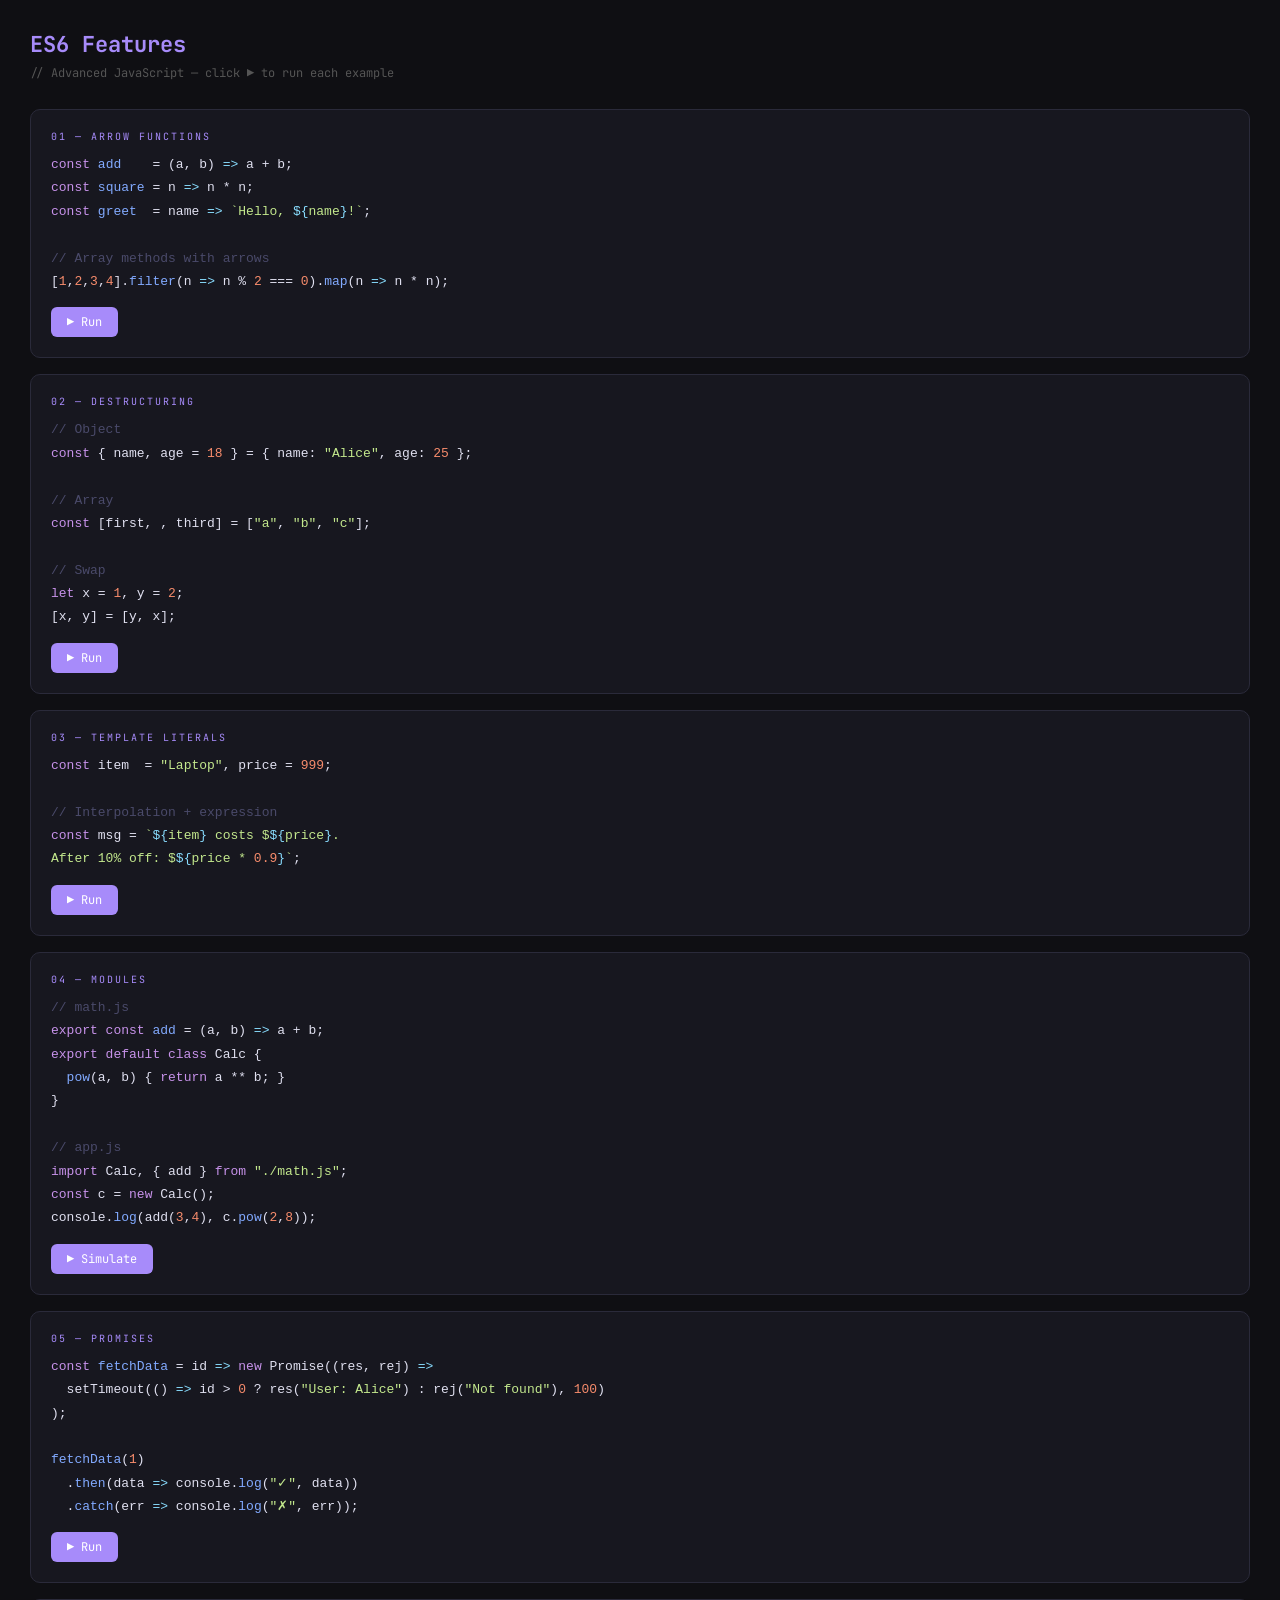
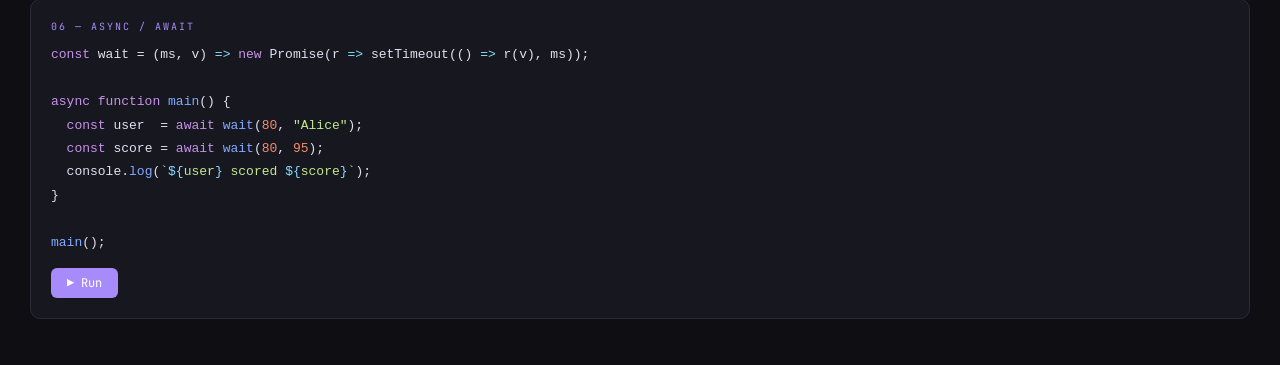
<file: index.html>
<!DOCTYPE html>
<html lang="en">
<head>
<meta charset="UTF-8">
<meta name="viewport" content="width=device-width, initial-scale=1.0">
<title>ES6 Features</title>
<link href="https://fonts.googleapis.com/css2?family=JetBrains+Mono:wght@400;700&display=swap" rel="stylesheet">
<style>
  * { margin: 0; padding: 0; box-sizing: border-box; }
  body { background: #0f0f13; color: #e0e0f0; font-family: 'JetBrains Mono', monospace; padding: 30px; }
  h1 { font-size: 22px; color: #a78bfa; margin-bottom: 6px; }
  .sub { color: #555; font-size: 12px; margin-bottom: 28px; }
  .card { background: #17171f; border: 1px solid #2a2a3a; border-radius: 10px; padding: 20px; margin-bottom: 16px; }
  .card:hover { border-color: #a78bfa44; }
  .label { font-size: 10px; letter-spacing: 2px; color: #a78bfa; text-transform: uppercase; margin-bottom: 10px; }
  pre { font-size: 13px; line-height: 1.8; white-space: pre-wrap; }
  .kw  { color: #c792ea; }
  .fn  { color: #82aaff; }
  .str { color: #c3e88d; }
  .cm  { color: #4a4a6a; }
  .op  { color: #89ddff; }
  .num { color: #f78c6c; }
  .btn { margin-top: 14px; padding: 7px 16px; background: #a78bfa; border: none; border-radius: 6px; color: white; font-family: inherit; font-size: 12px; cursor: pointer; }
  .btn:hover { background: #8b6ef0; }
  .out { margin-top: 10px; background: #0c0c14; border-radius: 6px; padding: 12px 16px; display: none; font-size: 13px; color: #6af7c8; line-height: 1.7; }
  .out.show { display: block; }
</style>
</head>
<body>

<h1>ES6 Features</h1>
<div class="sub">// Advanced JavaScript — click ▶ to run each example</div>

<!-- Arrow Functions -->
<div class="card">
  <div class="label">01 — Arrow Functions</div>
  <pre><span class="kw">const</span> <span class="fn">add</span>    = (a, b) <span class="op">=></span> a + b;
<span class="kw">const</span> <span class="fn">square</span> = n <span class="op">=></span> n * n;
<span class="kw">const</span> <span class="fn">greet</span>  = name <span class="op">=></span> <span class="str">`Hello, <span class="op">${</span>name<span class="op">}</span>!`</span>;

<span class="cm">// Array methods with arrows</span>
[<span class="num">1</span>,<span class="num">2</span>,<span class="num">3</span>,<span class="num">4</span>].<span class="fn">filter</span>(n <span class="op">=></span> n % <span class="num">2</span> === <span class="num">0</span>).<span class="fn">map</span>(n <span class="op">=></span> n * n);</pre>
  <button class="btn" onclick="run('a')">▶ Run</button>
  <div class="out" id="a"></div>
</div>

<!-- Destructuring -->
<div class="card">
  <div class="label">02 — Destructuring</div>
  <pre><span class="cm">// Object</span>
<span class="kw">const</span> { name, age = <span class="num">18</span> } = { name: <span class="str">"Alice"</span>, age: <span class="num">25</span> };

<span class="cm">// Array</span>
<span class="kw">const</span> [first, , third] = [<span class="str">"a"</span>, <span class="str">"b"</span>, <span class="str">"c"</span>];

<span class="cm">// Swap</span>
<span class="kw">let</span> x = <span class="num">1</span>, y = <span class="num">2</span>;
[x, y] = [y, x];</pre>
  <button class="btn" onclick="run('b')">▶ Run</button>
  <div class="out" id="b"></div>
</div>

<!-- Template Literals -->
<div class="card">
  <div class="label">03 — Template Literals</div>
  <pre><span class="kw">const</span> item  = <span class="str">"Laptop"</span>, price = <span class="num">999</span>;

<span class="cm">// Interpolation + expression</span>
<span class="kw">const</span> msg = <span class="str">`<span class="op">${</span>item<span class="op">}</span> costs $<span class="op">${</span>price<span class="op">}</span>.
After 10% off: $<span class="op">${</span>price * <span class="num">0.9</span><span class="op">}</span>`</span>;</pre>
  <button class="btn" onclick="run('c')">▶ Run</button>
  <div class="out" id="c"></div>
</div>

<!-- Modules -->
<div class="card">
  <div class="label">04 — Modules</div>
  <pre><span class="cm">// math.js</span>
<span class="kw">export const</span> <span class="fn">add</span> = (a, b) <span class="op">=></span> a + b;
<span class="kw">export default class</span> Calc {
  <span class="fn">pow</span>(a, b) { <span class="kw">return</span> a ** b; }
}

<span class="cm">// app.js</span>
<span class="kw">import</span> Calc, { add } <span class="kw">from</span> <span class="str">"./math.js"</span>;
<span class="kw">const</span> c = <span class="kw">new</span> Calc();
console.<span class="fn">log</span>(add(<span class="num">3</span>,<span class="num">4</span>), c.<span class="fn">pow</span>(<span class="num">2</span>,<span class="num">8</span>));</pre>
  <button class="btn" onclick="run('d')">▶ Simulate</button>
  <div class="out" id="d"></div>
</div>

<!-- Promises -->
<div class="card">
  <div class="label">05 — Promises</div>
  <pre><span class="kw">const</span> <span class="fn">fetchData</span> = id <span class="op">=></span> <span class="kw">new</span> Promise((res, rej) <span class="op">=></span>
  setTimeout(() <span class="op">=></span> id > <span class="num">0</span> ? res(<span class="str">"User: Alice"</span>) : rej(<span class="str">"Not found"</span>), <span class="num">100</span>)
);

<span class="fn">fetchData</span>(<span class="num">1</span>)
  .<span class="fn">then</span>(data <span class="op">=></span> console.<span class="fn">log</span>(<span class="str">"✓"</span>, data))
  .<span class="fn">catch</span>(err <span class="op">=></span> console.<span class="fn">log</span>(<span class="str">"✗"</span>, err));</pre>
  <button class="btn" onclick="run('e')">▶ Run</button>
  <div class="out" id="e"></div>
</div>

<!-- Async/Await -->
<div class="card">
  <div class="label">06 — Async / Await</div>
  <pre><span class="kw">const</span> wait = (ms, v) <span class="op">=></span> <span class="kw">new</span> Promise(r <span class="op">=></span> setTimeout(() <span class="op">=></span> r(v), ms));

<span class="kw">async function</span> <span class="fn">main</span>() {
  <span class="kw">const</span> user  = <span class="kw">await</span> <span class="fn">wait</span>(<span class="num">80</span>, <span class="str">"Alice"</span>);
  <span class="kw">const</span> score = <span class="kw">await</span> <span class="fn">wait</span>(<span class="num">80</span>, <span class="num">95</span>);
  console.<span class="fn">log</span>(<span class="str">`<span class="op">${</span>user<span class="op">}</span> scored <span class="op">${</span>score<span class="op">}</span>`</span>);
}

<span class="fn">main</span>();</pre>
  <button class="btn" onclick="run('f')">▶ Run</button>
  <div class="out" id="f"></div>
</div>

<script>
function run(id) {
  const out = document.getElementById(id);
  const logs = [];
  const orig = console.log;
  console.log = (...a) => logs.push(a.join(' '));

  try {
    if (id === 'a') {
      const add = (a,b) => a+b;
      const square = n => n*n;
      const greet = name => `Hello, ${name}!`;
      const evens = [1,2,3,4].filter(n=>n%2===0).map(n=>n*n);
      console.log('add(3,4) =', add(3,4));
      console.log('square(5) =', square(5));
      console.log(greet('Alice'));
      console.log('even squares:', JSON.stringify(evens));
    }
    if (id === 'b') {
      const { name, age = 18 } = { name:"Alice", age:25 };
      const [first,,third] = ["a","b","c"];
      let x=1, y=2; [x,y]=[y,x];
      console.log(`name=${name}, age=${age}`);
      console.log(`first=${first}, third=${third}`);
      console.log(`swapped: x=${x}, y=${y}`);
    }
    if (id === 'c') {
      const item="Laptop", price=999;
      const msg = `${item} costs $${price}.\nAfter 10% off: $${price*0.9}`;
      console.log(msg);
    }
    if (id === 'd') {
      const add = (a,b) => a+b;
      class Calc { pow(a,b){return a**b;} }
      const c = new Calc();
      console.log('add(3,4) =', add(3,4));
      console.log('pow(2,8) =', c.pow(2,8));
    }
    if (id === 'e') {
      const fetchData = id => new Promise((res,rej) =>
        setTimeout(()=> id>0 ? res("User: Alice") : rej("Not found"), 100)
      );
      fetchData(1).then(d=>{logs.push('✓ '+d); show(id,logs);});
      fetchData(-1).catch(e=>{logs.push('✗ '+e); show(id,logs);});
    }
    if (id === 'f') {
      const wait = (ms,v) => new Promise(r=>setTimeout(()=>r(v),ms));
      async function main() {
        const user  = await wait(80,"Alice");
        const score = await wait(80,95);
        console.log(`${user} scored ${score}`);
        show(id,logs);
      }
      main();
    }
  } catch(e) { logs.push('Error: '+e.message); }

  console.log = orig;
  if (id !== 'e' && id !== 'f') show(id, logs);
}

function show(id, logs) {
  const el = document.getElementById(id);
  el.className = 'out show';
  el.textContent = logs.join('\n');
}
</script>
</body>
</html>
</file>
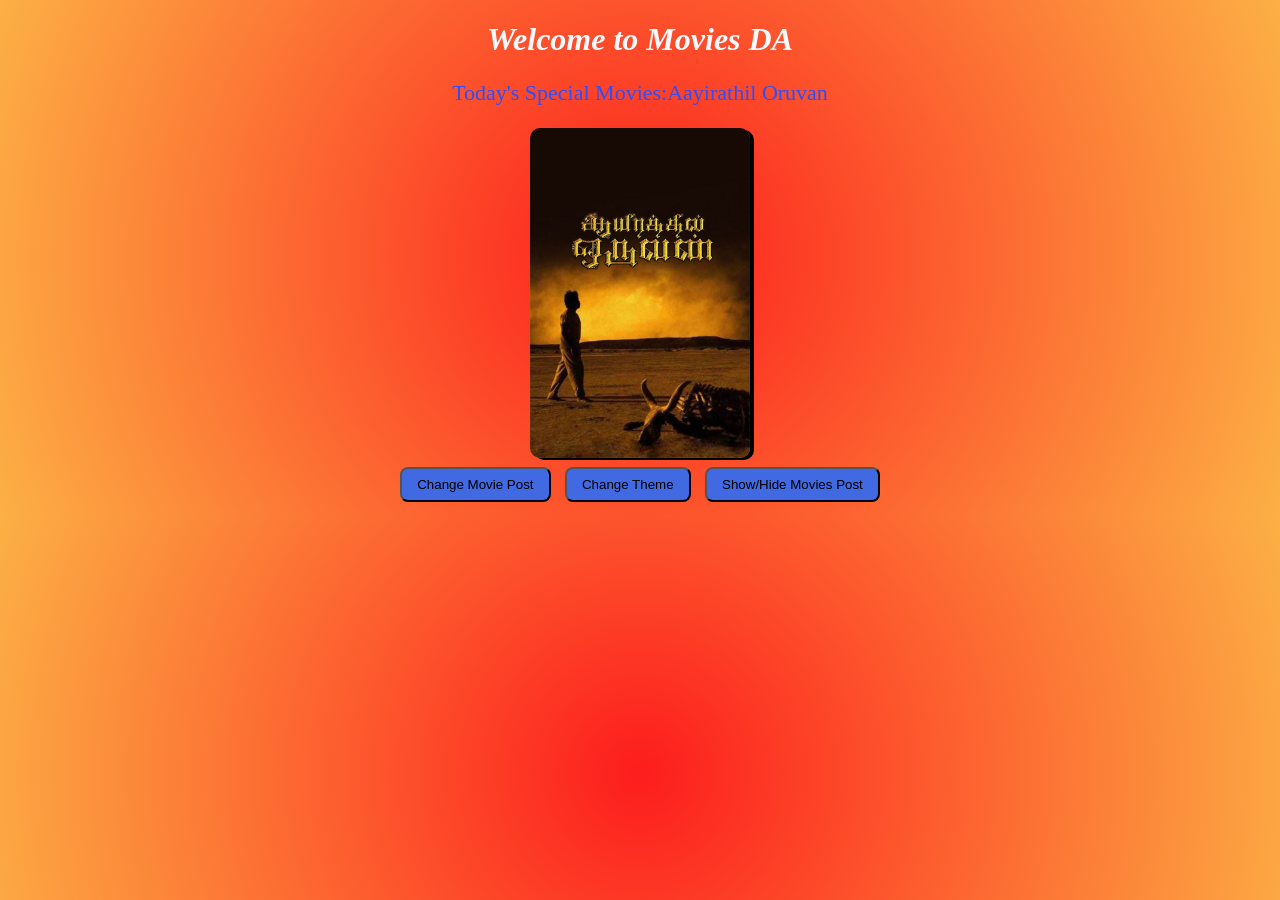
<file: task 4/index.html>
<!DOCTYPE html>
<html>
<head>
    <title>Movies da</title>
    <style>
        body { font-family: Arial; text-align: center; background: radial-gradient(circle,rgba(131, 58, 180, 1) 0%, rgba(253, 29, 29, 1) 0%, rgba(252, 176, 69, 1) 100%) ; }
        h1 { color: rgb(249, 249, 253); font-style: italic; font-family: Cambria, Cochin, Georgia, Times, 'Times New Roman', serif; }
        #special { font-size: 22px; color: #2c4efb; font-family: Georgia, 'Times New Roman', Times, serif;}
        #offer { display: none; color: rgb(19, 237, 19); font-weight: bold; }
        img { width: 220px; border-radius: 10px; box-shadow: 4px 2px 0px; }
        button { padding: 8px 15px; margin: 5px; cursor: pointer; border-radius: 8px; background-color: royalblue;}
        button:hover{
            transform: translateY(-5px);
            transition-duration: 0.6s;
        }
    </style>
</head>
<body>

    <h1 id="shopTitle">Welcome to Movies DA</h1>

    <p id="special">Today's Special Movies:Aayirathil Oruvan  </p>

    <img src="Aayirathil oruvan.jpeg" id="MovieImg" alt="Movie Image">

    <!--<p id="offer">Special Offer: Buy 1 Get 1 Free!</p>-->

    <br>

    <button onclick="changeCake()">Change Movie Post</button>
    <button onclick="changeTheme()">Change Theme</button>
    <button onclick="toggleOffer()">Show/Hide Movies Post</button>

    <!-- JavaScript should be inside script tag -->
    <script>
        function changeCake() {
            document.getElementById("special").innerHTML =
                "Next' Special Movies: Pirates of the Cariabbian";
            document.getElementById("MovieImg").src = "“Pirates Of The Caribbean_ The Curse Of The Black Pearl” - Movie Poster _ Part of the score of the film is included in the album _100 Best Film Classics _.jpeg";
        }

        function changeTheme() {
            document.body.style.background = "#020024";
            document.getElementById("shopTitle").style.color = "rgb(249, 249, 253";
        }

        function toggleOffer() {
            let MovieImg= document.getElementById("MovieImg");

            if (MovieImg.style.display === "none") {
                MovieImg.style.display = "inline";
            } else {
                MovieImg.style.display = "none";
            }
        }
    </script>

</body>
</html>
</file>
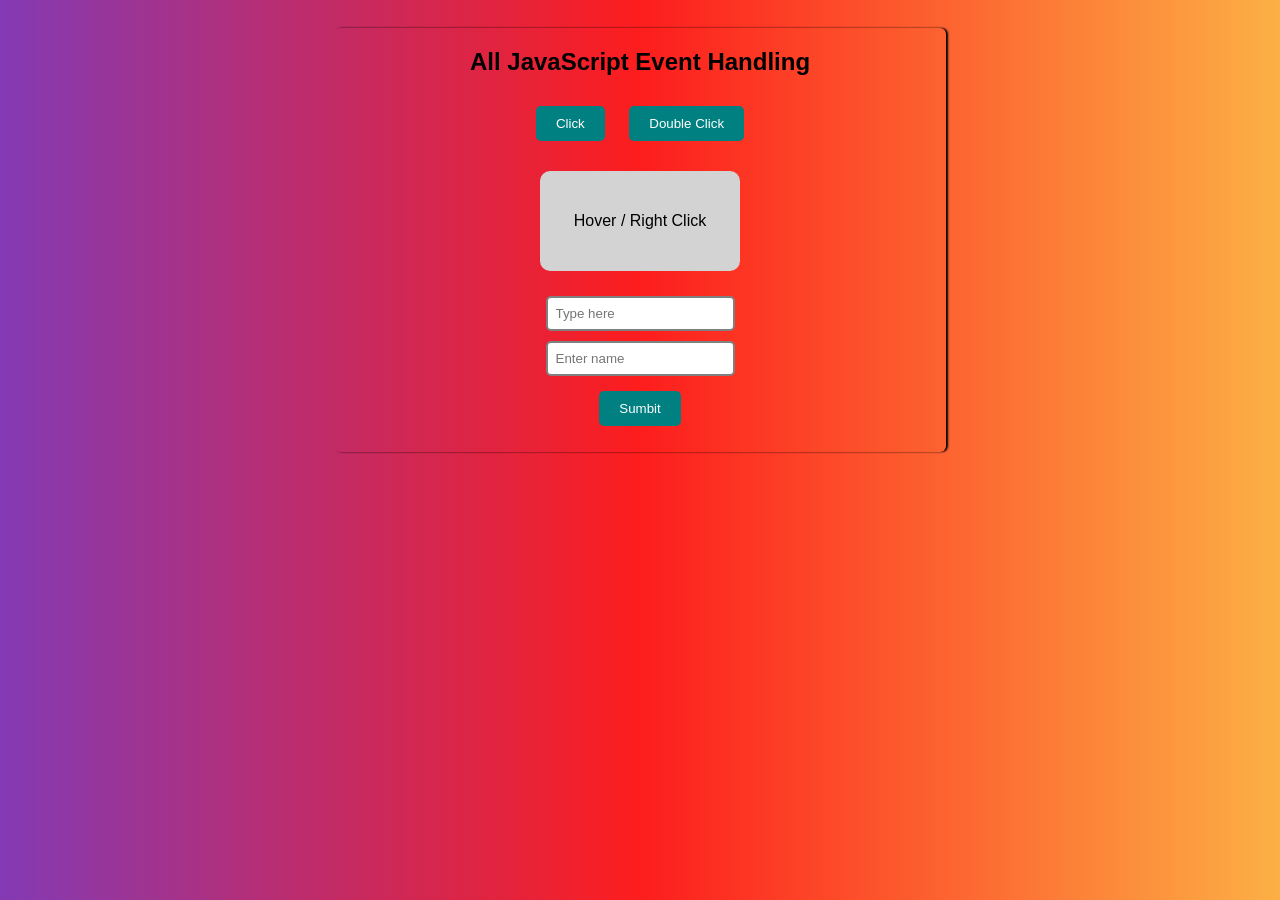
<file: task 5/index.html>
<!DOCTYPE html>
<html>
<head>
    <title>JavaScript Events</title>

    <style>
        body {
            font-family: Arial;
            text-align: center;
            background:linear-gradient(90deg,rgba(131, 58, 180, 1) 0%, rgba(253, 29, 29, 1) 50%, rgba(252, 176, 69, 1) 100%);
            padding: 20px;
        }

        button {
            padding: 10px 20px;
            margin: 10px;
            background: teal;
            color: white;
            border: none;
            border-radius: 5px;
            cursor: pointer;
        }

        button:hover {
            background: darkcyan;
        }

        #box {
            width: 200px;
            height: 100px;
            background: lightgray;
            margin: 20px auto;
            line-height: 100px;
            border-radius: 10px;
        }

        input {
            padding: 8px;
            margin: 5px;
            border: 2px solid gray;
            border-radius: 5px;
        }

        .output {
            margin-top: 10px;
            font-weight: bold;
            color: rgb(6, 230, 230);
        }

        .form{
            border:2px;
            border-radius: 6px;
            box-shadow: 2px 0px 2px 0px;
            width: 50%;
           display:inline-block;

        }
    </style>
</head>

<body>
<div class="form">
<h2>All JavaScript Event Handling</h2>

<button id="clickBtn">Click</button>
<button id="dblBtn">Double Click</button>
<div id="box">Hover / Right Click</div>


<input type="text" id="keyInput" placeholder="Type here">


<form id="myForm">
    <input type="text" id="name" placeholder="Enter name" required>
   
</form>

<button type="submit">Sumbit</button>

<p class="output" id="output"></p>


</div>

<script>

let output = document.getElementById("output");

/* ---------------- MOUSE EVENTS ---------------- */

document.getElementById("clickBtn").addEventListener("click", function() {
    output.innerHTML = "Click Event Triggered";
});

document.getElementById("dblBtn").addEventListener("dblclick", function() {
    output.innerHTML = "Double Click Event Triggered";
});

let box = document.getElementById("box");

box.addEventListener("mouseover", function() {
    box.style.background = "green";
    output.innerHTML = "Mouse Over Event";
});

box.addEventListener("mouseout", function() {
    box.style.background = "lightgray";
    output.innerHTML = "Mouse Out Event";
});

box.addEventListener("mousedown", function() {
    output.innerHTML = "Mouse Down Event";
});

box.addEventListener("mouseup", function() {
    output.innerHTML = "Mouse Up Event";
});

box.addEventListener("contextmenu", function(event) {
    event.preventDefault();
    output.innerHTML = "Right Click Event";
});

/* ---------------- KEYBOARD EVENTS ---------------- */

let keyInput = document.getElementById("keyInput");

keyInput.addEventListener("keydown", function(event) {
    output.innerHTML = "Key Down: " + event.key;
});

keyInput.addEventListener("keypress", function(event) {
    output.innerHTML = "Key Press: " + event.key;
});

keyInput.addEventListener("keyup", function(event) {
    output.innerHTML = "Key Up: " + event.key;
});

/* ---------------- FORM EVENTS ---------------- */

let nameInput = document.getElementById("name");

nameInput.addEventListener("focus", function() {
    nameInput.style.borderColor = "blue";
    output.innerHTML = "Focus Event";
});

nameInput.addEventListener("blur", function() {
    nameInput.style.borderColor = "gray";
    output.innerHTML = "Blur Event";
});

nameInput.addEventListener("change", function() {
    output.innerHTML = "Change Event";
});

document.getElementById("myForm").addEventListener("submit", function(event) {
    event.preventDefault();
    output.innerHTML = "Form Submitted Successfully";
});

document.getElementById("myForm").addEventListener("reset", function() {
    output.innerHTML = "Form Reset Event";
});

/* ---------------- WINDOW EVENTS ---------------- */

window.addEventListener("load", function() {
    console.log("Page Loaded");
    alert("Windows Load")
});

window.addEventListener("resize", function() {
    console.log("Window Resized");
    alert("window resize")
});

window.addEventListener("scroll", function() {
    console.log("Page Scrolled");
    alert("page Scrolld")
});

</script>

</body>
</html>
</file>
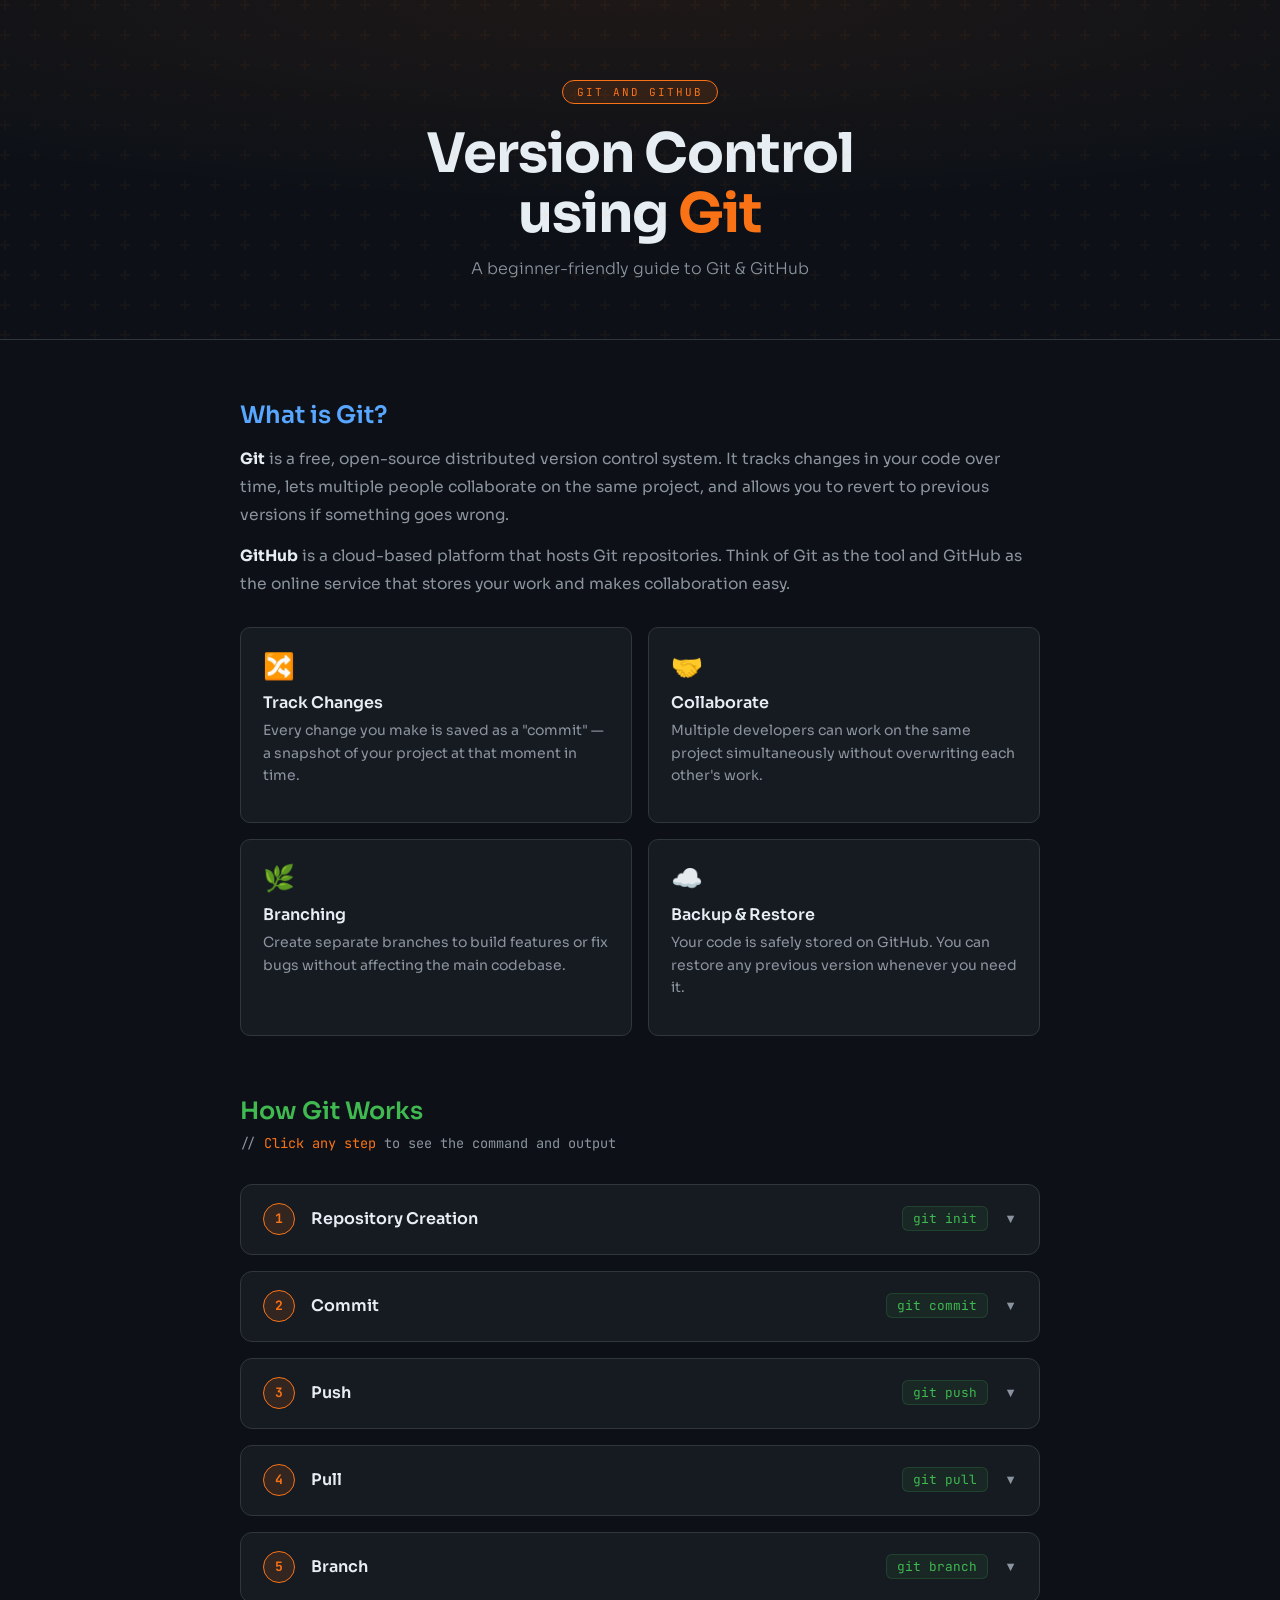
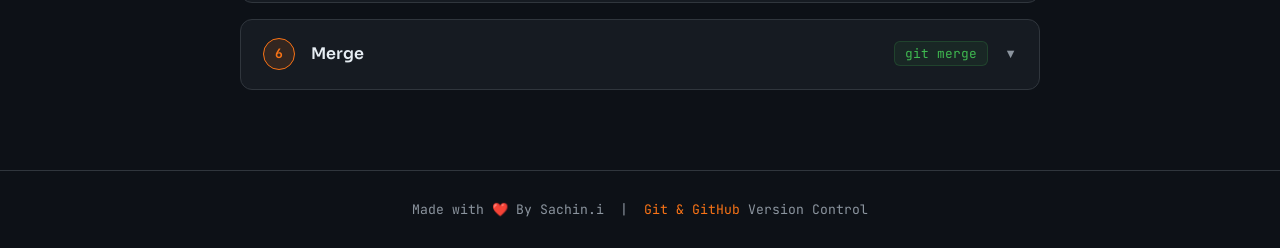
<file: task7/index.html>
<!DOCTYPE html>
<html lang="en">
<head>
  <meta charset="UTF-8" />
  <meta name="viewport" content="width=device-width, initial-scale=1.0"/>
  <title>Version Control using Git</title>
  <link href="https://fonts.googleapis.com/css2?family=JetBrains+Mono:wght@400;600;700&family=Sora:wght@300;400;600;700&display=swap" rel="stylesheet"/>
  <style>
    *, *::before, *::after { box-sizing: border-box; margin: 0; padding: 0; }

    :root {
      --bg: #0d1117;
      --surface: #161b22;
      --surface2: #1c2333;
      --border: #30363d;
      --orange: #f97316;
      --orange-dim: #f9731620;
      --green: #3fb950;
      --blue: #58a6ff;
      --purple: #bc8cff;
      --text: #e6edf3;
      --muted: #8b949e;
      --code-bg: #0d1117;
    }

    body {
      background: var(--bg);
      color: var(--text);
      font-family: 'Sora', sans-serif;
      min-height: 100vh;
      overflow-x: hidden;
    }

    /* ── HERO ── */
    header {
      position: relative;
      padding: 80px 40px 60px;
      text-align: center;
      border-bottom: 1px solid var(--border);
      background: radial-gradient(ellipse 80% 60% at 50% 0%, #f9731612, transparent);
      overflow: hidden;
    }
    header::before {
      content: '';
      position: absolute; inset: 0;
      background: url("data:image/svg+xml,%3Csvg width='60' height='60' viewBox='0 0 60 60' xmlns='http://www.w3.org/2000/svg'%3E%3Cg fill='none' fill-rule='evenodd'%3E%3Cg fill='%23f97316' fill-opacity='0.04'%3E%3Cpath d='M36 34v-4h-2v4h-4v2h4v4h2v-4h4v-2h-4zm0-30V0h-2v4h-4v2h4v4h2V6h4V4h-4zM6 34v-4H4v4H0v2h4v4h2v-4h4v-2H6zM6 4V0H4v4H0v2h4v4h2V6h4V4H6z'/%3E%3C/g%3E%3C/g%3E%3C/svg%3E");
      pointer-events: none;
    }
    .badge {
      display: inline-block;
      background: var(--orange-dim);
      border: 1px solid var(--orange);
      color: var(--orange);
      font-family: 'JetBrains Mono', monospace;
      font-size: 11px;
      letter-spacing: 2px;
      text-transform: uppercase;
      padding: 4px 14px;
      border-radius: 20px;
      margin-bottom: 20px;
    }
    header h1 {
      font-size: clamp(2rem, 5vw, 3.4rem);
      font-weight: 700;
      letter-spacing: -1px;
      line-height: 1.1;
    }
    header h1 span { color: var(--orange); }
    header p.sub {
      margin-top: 14px;
      color: var(--muted);
      font-size: 1rem;
      font-weight: 300;
    }

    /* ── INTRO ── */
    .intro {
      max-width: 860px;
      margin: 60px auto;
      padding: 0 30px;
    }
    .intro h2 {
      font-size: 1.5rem;
      font-weight: 600;
      margin-bottom: 16px;
      color: var(--blue);
    }
    .intro p {
      color: var(--muted);
      line-height: 1.8;
      font-size: 0.97rem;
      margin-bottom: 14px;
    }
    .intro p strong { color: var(--text); }
    .cards {
      display: grid;
      grid-template-columns: 1fr 1fr;
      gap: 16px;
      margin-top: 28px;
    }
    @media(max-width: 600px){ .cards { grid-template-columns: 1fr; } }
    .card {
      background: var(--surface);
      border: 1px solid var(--border);
      border-radius: 10px;
      padding: 22px;
    }
    .card .icon { font-size: 1.6rem; margin-bottom: 10px; }
    .card h3 { font-size: 1rem; font-weight: 600; margin-bottom: 6px; }
    .card p { font-size: 0.875rem; color: var(--muted); line-height: 1.6; }

    /* ── HOW GIT WORKS ── */
    .how-section {
      max-width: 860px;
      margin: 0 auto 80px;
      padding: 0 30px;
    }
    .how-section h2 {
      font-size: 1.5rem;
      font-weight: 600;
      color: var(--green);
      margin-bottom: 8px;
    }
    .how-section .hint {
      font-size: 0.85rem;
      color: var(--muted);
      margin-bottom: 32px;
      font-family: 'JetBrains Mono', monospace;
    }
    .hint span { color: var(--orange); }

    /* Step cards */
    .step {
      background: var(--surface);
      border: 1px solid var(--border);
      border-radius: 12px;
      margin-bottom: 16px;
      overflow: hidden;
      transition: border-color 0.25s;
    }
    .step.open { border-color: var(--orange); }

    .step-header {
      display: flex;
      align-items: center;
      gap: 16px;
      padding: 18px 22px;
      cursor: pointer;
      user-select: none;
      transition: background 0.2s;
    }
    .step-header:hover { background: var(--surface2); }

    .step-num {
      width: 32px; height: 32px;
      border-radius: 50%;
      background: var(--orange-dim);
      border: 1px solid var(--orange);
      color: var(--orange);
      font-family: 'JetBrains Mono', monospace;
      font-size: 13px;
      font-weight: 700;
      display: flex; align-items: center; justify-content: center;
      flex-shrink: 0;
    }
    .step-title {
      flex: 1;
      font-weight: 600;
      font-size: 1rem;
    }
    .step-cmd {
      font-family: 'JetBrains Mono', monospace;
      font-size: 0.8rem;
      color: var(--green);
      background: #3fb95015;
      border: 1px solid #3fb95030;
      padding: 3px 10px;
      border-radius: 6px;
    }
    .chevron {
      font-size: 0.8rem;
      color: var(--muted);
      transition: transform 0.3s;
    }
    .step.open .chevron { transform: rotate(180deg); color: var(--orange); }

    /* Expandable body */
    .step-body {
      max-height: 0;
      overflow: hidden;
      transition: max-height 0.45s ease, padding 0.3s;
      border-top: 1px solid transparent;
    }
    .step.open .step-body {
      max-height: 600px;
      border-top-color: var(--border);
    }
    .step-body-inner { padding: 22px; }

    .step-body p.desc {
      font-size: 0.92rem;
      color: var(--muted);
      line-height: 1.75;
      margin-bottom: 18px;
    }

    /* Code block */
    .code-block {
      background: var(--code-bg);
      border: 1px solid var(--border);
      border-radius: 8px;
      overflow: hidden;
      margin-bottom: 18px;
    }
    .code-top {
      display: flex;
      align-items: center;
      justify-content: space-between;
      padding: 8px 14px;
      background: var(--surface2);
      border-bottom: 1px solid var(--border);
    }
    .code-top .dots { display: flex; gap: 6px; }
    .dot { width: 10px; height: 10px; border-radius: 50%; }
    .dot.r { background: #ff5f57; }
    .dot.y { background: #febc2e; }
    .dot.g { background: #28c840; }
    .code-top .lang {
      font-family: 'JetBrains Mono', monospace;
      font-size: 10px;
      color: var(--muted);
      letter-spacing: 1px;
    }
    .code-block pre {
      padding: 16px 18px;
      font-family: 'JetBrains Mono', monospace;
      font-size: 0.88rem;
      color: var(--green);
      overflow-x: auto;
      line-height: 1.7;
    }
    .code-block pre .comment { color: #4b5563; }
    .code-block pre .flag { color: var(--blue); }
    .code-block pre .string { color: var(--orange); }

    /* Output block */
    .output-block {
      background: #0a0f16;
      border: 1px solid #1e2d3d;
      border-left: 3px solid var(--blue);
      border-radius: 8px;
      padding: 14px 18px;
    }
    .output-block .out-label {
      font-family: 'JetBrains Mono', monospace;
      font-size: 10px;
      color: var(--blue);
      letter-spacing: 2px;
      text-transform: uppercase;
      margin-bottom: 8px;
    }
    .output-block pre {
      font-family: 'JetBrains Mono', monospace;
      font-size: 0.82rem;
      color: #7dd3fc;
      white-space: pre-wrap;
      line-height: 1.7;
    }

    /* footer */
    footer {
      text-align: center;
      padding: 30px;
      border-top: 1px solid var(--border);
      color: var(--muted);
      font-size: 0.82rem;
      font-family: 'JetBrains Mono', monospace;
    }
    footer span { color: var(--orange); }
  </style>
</head>
<body>

<!-- HERO -->
<header>
  <div class="badge">GIT AND GITHUB</div>
  <h1>Version Control<br/>using <span>Git</span></h1>
  <p class="sub">A beginner-friendly guide to Git & GitHub</p>
</header>

<!-- INTRO -->
<section class="intro">
  <h2>What is Git?</h2>
  <p><strong>Git</strong> is a free, open-source distributed version control system. It tracks changes in your code over time, lets multiple people collaborate on the same project, and allows you to revert to previous versions if something goes wrong.</p>
  <p><strong>GitHub</strong> is a cloud-based platform that hosts Git repositories. Think of Git as the tool and GitHub as the online service that stores your work and makes collaboration easy.</p>

  <div class="cards">
    <div class="card">
      <div class="icon">🔀</div>
      <h3>Track Changes</h3>
      <p>Every change you make is saved as a "commit" — a snapshot of your project at that moment in time.</p>
    </div>
    <div class="card">
      <div class="icon">🤝</div>
      <h3>Collaborate</h3>
      <p>Multiple developers can work on the same project simultaneously without overwriting each other's work.</p>
    </div>
    <div class="card">
      <div class="icon">🌿</div>
      <h3>Branching</h3>
      <p>Create separate branches to build features or fix bugs without affecting the main codebase.</p>
    </div>
    <div class="card">
      <div class="icon">☁️</div>
      <h3>Backup & Restore</h3>
      <p>Your code is safely stored on GitHub. You can restore any previous version whenever you need it.</p>
    </div>
  </div>
</section>

<!-- HOW GIT WORKS -->
<section class="how-section">
  <h2>How Git Works</h2>
  <p class="hint">// <span>Click any step</span> to see the command and output</p>

  <!-- Steps will be injected here -->
  <div id="steps-container"></div>
</section>

<footer>
  Made with ❤️ By Sachin.i &nbsp;|&nbsp; <span>Git & GitHub</span> Version Control
</footer>

<script>
  const steps = [
    {
      num: 1,
      title: "Repository Creation",
      cmd: "git init",
      desc: "A repository (repo) is a folder tracked by Git. Running git init turns any folder into a Git repository by creating a hidden .git directory that stores all tracking information.",
      code: `<span class="comment"># Navigate to your project folder first</span>
cd my-project

<span class="comment"># Initialize a new Git repository</span>
git init`,
      output: `Initialized empty Git repository in /home/user/my-project/.git/

📁 .git/
  ├── config
  ├── HEAD
  ├── objects/
  └── refs/`
    },
    {
      num: 2,
      title: "Commit",
      cmd: "git commit",
      desc: "A commit saves a snapshot of your changes. First, you stage files with 'git add', then you commit them with a message describing what changed.",
      code: `<span class="comment"># Check status of changed files</span>
git status

<span class="comment"># Stage all files</span>
git add <span class="flag">.</span>

<span class="comment"># Commit with a message</span>
git commit <span class="flag">-m</span> <span class="string">"Initial commit: added index.html"</span>`,
      output: `On branch main
Changes to be committed:
  new file:   index.html
  new file:   style.css

[main (root-commit) a3f1c2d] Initial commit: added index.html
 2 files changed, 45 insertions(+)
 create mode 100644 index.html
 create mode 100644 style.css`
    },
    {
      num: 3,
      title: "Push",
      cmd: "git push",
      desc: "Pushing uploads your local commits to a remote repository on GitHub, so others can see and access your work.",
      code: `<span class="comment"># Link local repo to GitHub remote (first time)</span>
git remote add origin https://github.com/user/my-project.git

<span class="comment"># Push commits to GitHub</span>
git push <span class="flag">-u</span> origin main`,
      output: `Enumerating objects: 4, done.
Counting objects: 100% (4/4), done.
Delta compression using up to 8 threads
Compressing objects: 100% (3/3), done.
Writing objects: 100% (4/4), 512 bytes | 512.00 KiB/s, done.
Total 4 (delta 0), reused 0 (delta 0)
To https://github.com/user/my-project.git
 * [new branch]  main -> main
Branch 'main' set up to track remote branch 'main' from 'origin'.`
    },
    {
      num: 4,
      title: "Pull",
      cmd: "git pull",
      desc: "Pull fetches the latest changes from the remote repository and merges them into your local branch. Use this to stay up-to-date when others push new code.",
      code: `<span class="comment"># Pull the latest changes from GitHub</span>
git pull origin main`,
      output: `remote: Enumerating objects: 5, done.
remote: Counting objects: 100% (5/5), done.
remote: Compressing objects: 100% (2/2), done.
Unpacking objects: 100% (3/3), done.
From https://github.com/user/my-project
   a3f1c2d..b7e3d91  main -> origin/main
Updating a3f1c2d..b7e3d91
Fast-forward
 README.md | 10 ++++++++++
 1 file changed, 10 insertions(+)`
    },
    {
      num: 5,
      title: "Branch",
      cmd: "git branch",
      desc: "A branch is an independent line of development. You can create a branch to work on a new feature without touching the main (stable) codebase.",
      code: `<span class="comment"># Create a new branch</span>
git branch feature-login

<span class="comment"># Switch to the new branch</span>
git checkout feature-login

<span class="comment"># Or do both in one command</span>
git checkout <span class="flag">-b</span> feature-login

<span class="comment"># List all branches</span>
git branch`,
      output: `Switched to a new branch 'feature-login'

* feature-login    ← you are here
  main`
    },
    {
      num: 6,
      title: "Merge",
      cmd: "git merge",
      desc: "Merging combines the changes from one branch into another. Once your feature is ready, you merge it back into the main branch.",
      code: `<span class="comment"># Switch back to main branch first</span>
git checkout main

<span class="comment"># Merge the feature branch into main</span>
git merge feature-login`,
      output: `Updating a3f1c2d..c9d2e14
Fast-forward
 login.html | 28 ++++++++++++++++++++++++++++
 auth.js    | 45 +++++++++++++++++++++++++++++++++++++++++++++
 2 files changed, 73 insertions(+)
 create mode 100644 login.html
 create mode 100644 auth.js

✅ Branch 'feature-login' merged into 'main' successfully.`
    }
  ];

  const container = document.getElementById('steps-container');

  steps.forEach((s, i) => {
    const el = document.createElement('div');
    el.className = 'step';
    el.innerHTML = `
      <div class="step-header" onclick="toggleStep(${i})">
        <div class="step-num">${s.num}</div>
        <div class="step-title">${s.title}</div>
        <div class="step-cmd">${s.cmd}</div>
        <div class="chevron">▼</div>
      </div>
      <div class="step-body" id="body-${i}">
        <div class="step-body-inner">
          <p class="desc">${s.desc}</p>
          <div class="code-block">
            <div class="code-top">
              <div class="dots">
                <div class="dot r"></div>
                <div class="dot y"></div>
                <div class="dot g"></div>
              </div>
              <div class="lang">BASH</div>
            </div>
            <pre>${s.code}</pre>
          </div>
          <div class="output-block">
            <div class="out-label">Terminal Output</div>
            <pre>${s.output}</pre>
          </div>
        </div>
      </div>
    `;
    container.appendChild(el);
  });

  function toggleStep(index) {
    const step = document.querySelectorAll('.step')[index];
    const isOpen = step.classList.contains('open');

    // Close all
    document.querySelectorAll('.step').forEach(s => s.classList.remove('open'));

    // Open clicked if it was closed
    if (!isOpen) step.classList.add('open');
  }
</script>
</body>
</html>
</file>
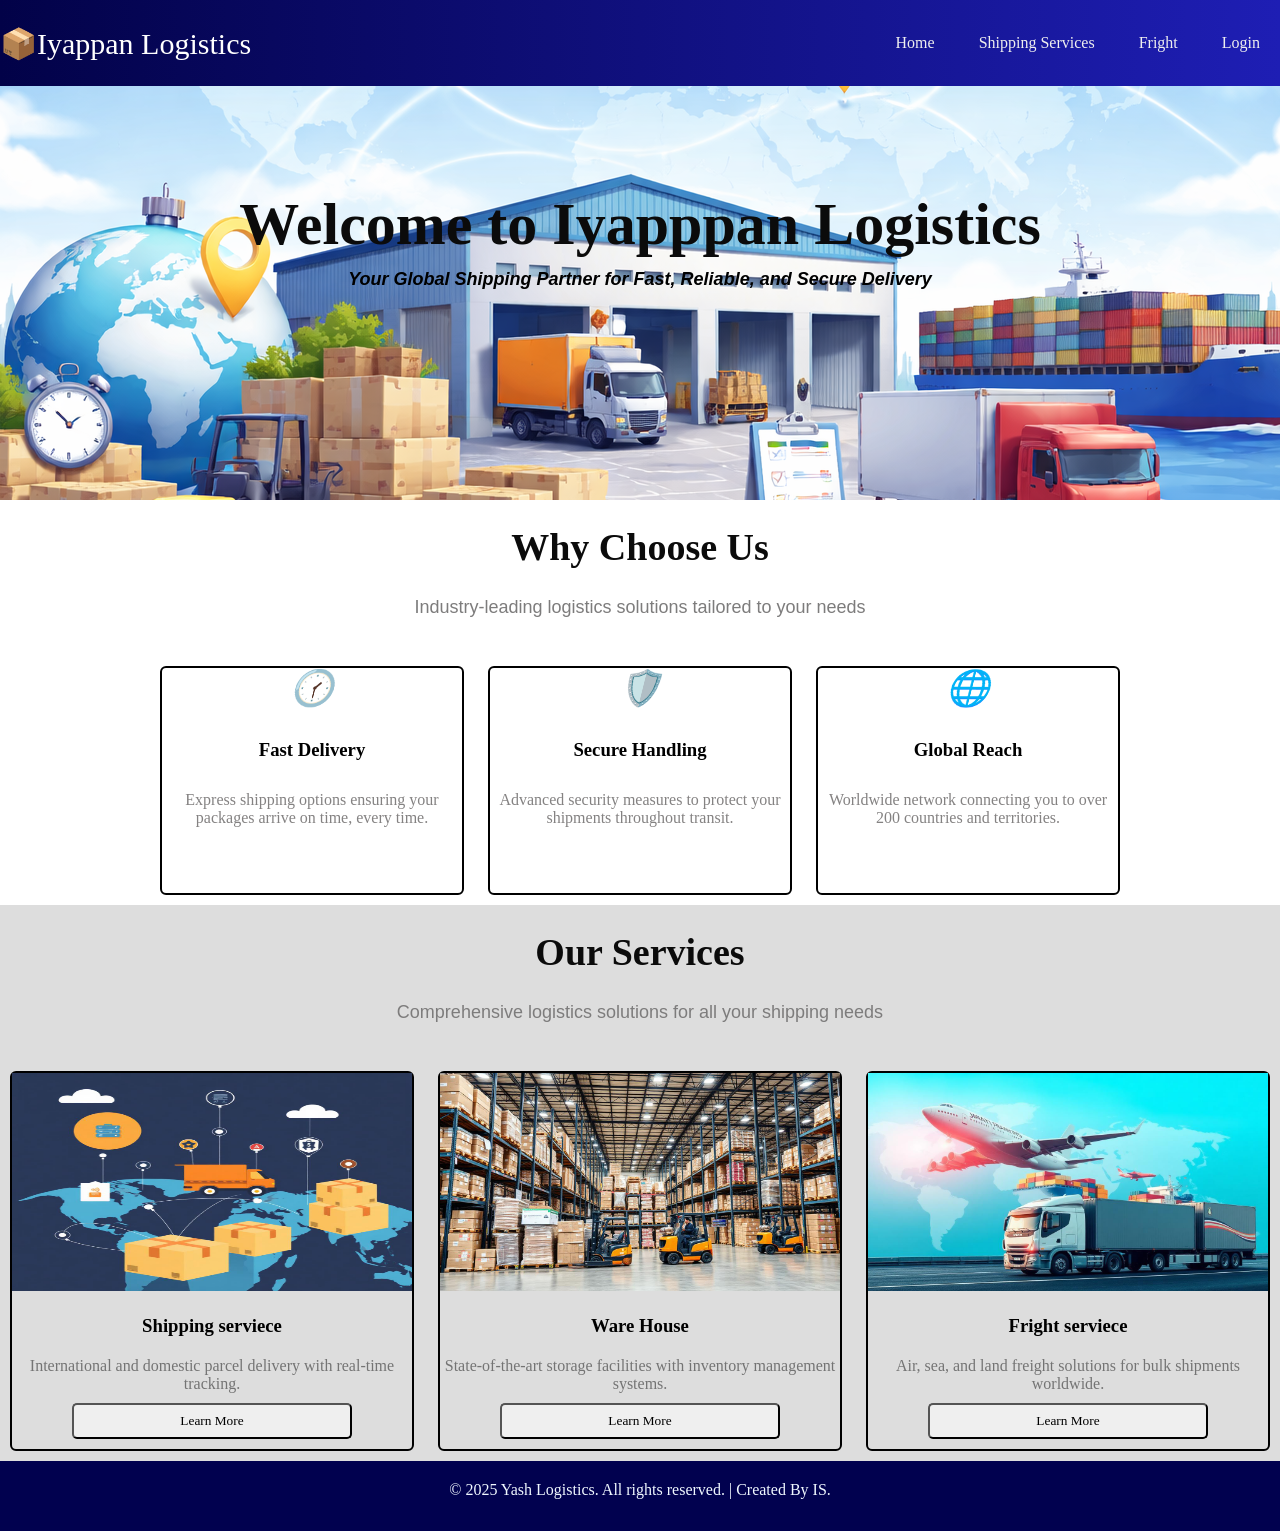
<file: web 3/index.html>
<!DOCTYPE html>
<html lang="en">
<head>
    <meta charset="UTF-8">
    <meta name="viewport" content="width=device-width, initial-scale=1.0">
    <title>Iyapppan Logistics</title>
    <link rel="stylesheet" href="style.css">
    <link rel="icon" href="shipping.jpg">
    <nav class="menu">
        <div class="menu-logo">📦Iyappan Logistics</div>
        <div class="menu-logo-list">
            <ul>
                <li><a href="#">Home</a></li>
                <li><a href="#">Shipping Services</a></li>
                <li><a href="#">Fright</a></li>
                <li><a href="#">Login</a></li>
            </ul>

        </div>

    </nav>

</head>
<body>
   <div class="b-head">
    <div class="b-title">
    <h1>
Welcome to Iyapppan Logistics</h1>
   </div>
   <div class="b-phara">Your Global Shipping Partner for Fast, Reliable, and Secure Delivery</div>
   </div>

   

   <div class="e-head">
    <h2 class="e-title">Why Choose Us</h2><br>

    <p class="e-subtitle">Industry-leading logistics 
        solutions tailored to your needs</p><br>

   </div>
        
   <div class="e-boxses">

    <div class="e-box">
        <i>🕜</i>
        <h3>Fast Delivery</h3>
        <p>Express shipping options ensuring your packages arrive on time, every time.</p>

    </div>

    <div class="e-box">
        <i>🛡️</i>
        <h3>Secure Handling</h3>
        <p>Advanced security measures to protect your shipments throughout transit.</p>

    </div>

     <div class="e-box">
        <i>🌐</i>
        <h3>Global Reach</h3>
        <p>Worldwide network connecting you to over 200 countries and territories.</p>

    </div>

   </div>




   <div class="s-head">
    <h2 class="s-title">Our Services</h2><br>

    <p class="s-subtitle">Comprehensive logistics solutions for all your shipping needs</p><br>

   </div>
        
   <div class="s-boxses">

    <div class="s-box">
        <i><img src="shipping.jpg" alt="faaa" width="400px" height="218px"></i>
        <h3>Shipping serviece</h3>
        <p>International and domestic parcel delivery with real-time tracking.</p>
        <button><a href="#">Learn More</a></button>

    </div>

    <div class="s-box">
        <i><img src="warehouse.jpg "  alt="faaa" width="400px" height="218px"></i>
        <h3>Ware House</h3>
        <p>State-of-the-art storage facilities with inventory management systems.</p>
        <button><a href="#">Learn More</a></button>

    </div>

     <div class="s-box">
        <i><img src="fright.jpg" alt="faaa" width="400px" height="218px"></i>
        <h3>Fright serviece</h3>
        <p>Air, sea, and land freight solutions for bulk shipments worldwide. </p>
        <button><a href="#">Learn More</a></button>

    </div>

   </div>

  
    

   <footer>

    <p>© 2025 Yash Logistics. All rights reserved. | Created By IS.</p>
   </footer>
</body>
</html>
</file>
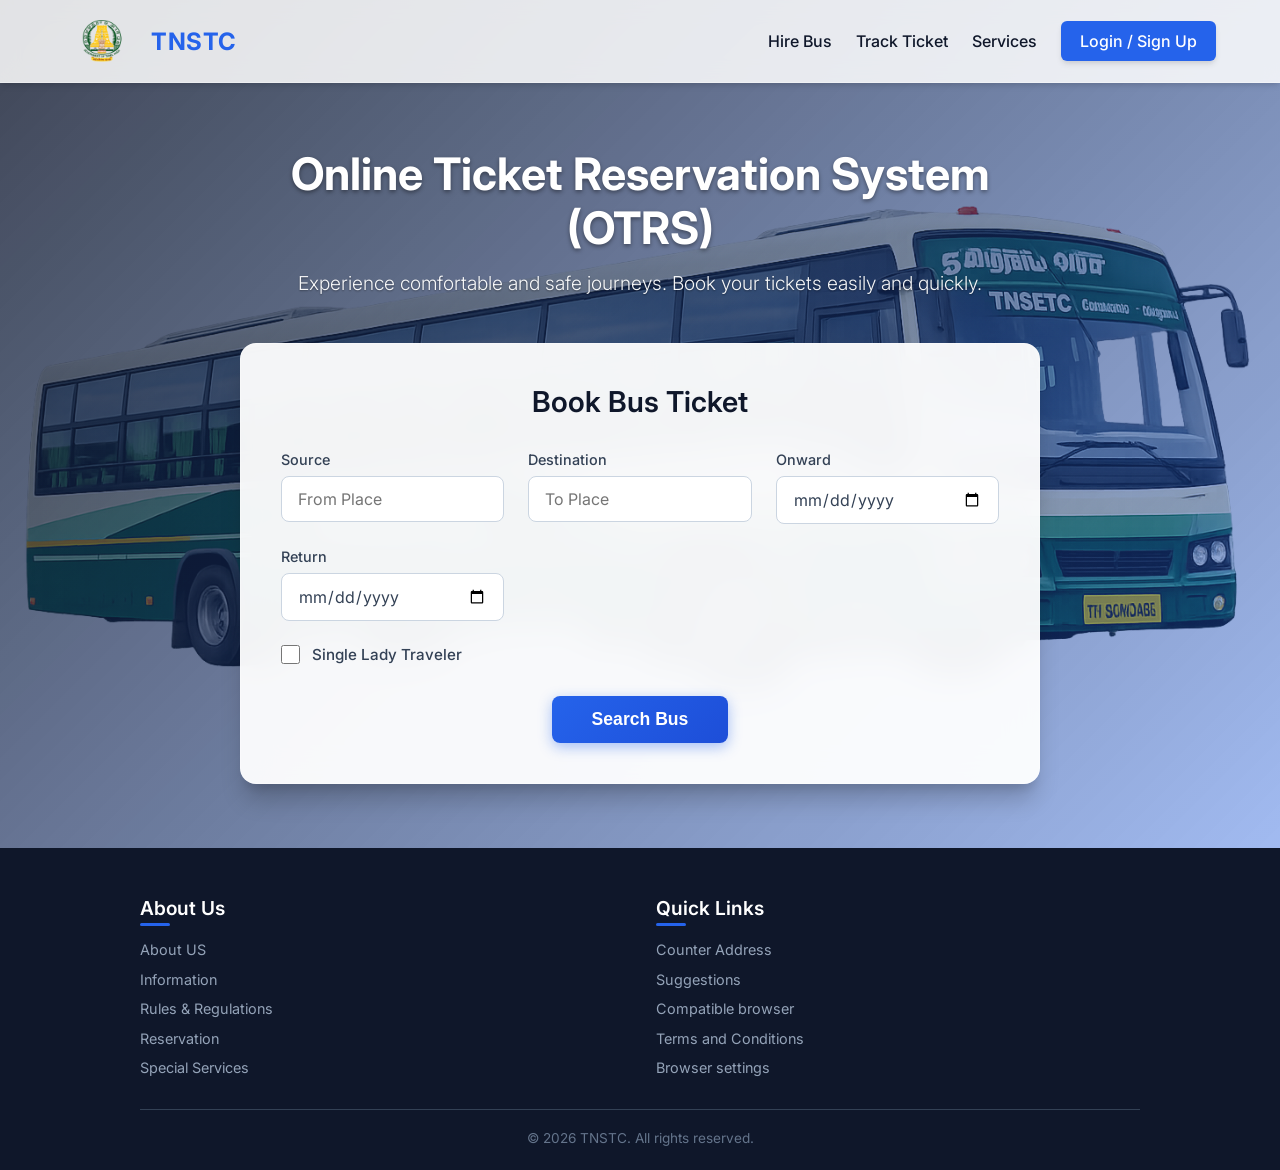
<file: task 1 and 2/task 1 and 2/index.html>
<!DOCTYPE html>
<html lang="en">
<head>
    <meta charset="UTF-8">
    <meta name="viewport" content="width=device-width, initial-scale=1.0">
    <title>TNSTC | Online Ticket Reservation</title>
    <link href="https://fonts.googleapis.com/css2?family=Inter:wght@300;400;500;600;700&display=swap" rel="stylesheet">
    <link rel="stylesheet" href="style.css">
    <link rel="icon" href="assets/ChatGPT Image Jan 22, 2026, 04_53_49 PM.png">
</head>
<body>
    <div class="background-overlay"></div>
    <nav class="navbar">
        <div class="logo">
            <img src="assets/ChatGPT Image Jan 22, 2026, 04_53_49 PM.png" alt="TNSTC Logo">
            <span class="logo-text">TNSTC</span> 
        </div>
        <div class="menu">
            <ul>
                <li><a href="#">Hire Bus</a></li>
                <li><a href="#">Track Ticket</a></li>
                <li><a href="#">Services</a></li>
                <li><a href="login/index.html" class="btn-login">Login / Sign Up</a></li>
            </ul>
        </div>
    </nav>

    <main class="main-content">
        <div class="hero">
            <h2>Online Ticket Reservation System (OTRS)</h2>
            <p>Experience comfortable and safe journeys. Book your tickets easily and quickly.</p>
        </div>

        <div class="booking-card">
            <form action="#" class="booking-form">
                <div class="form-header">
                    <h3>Book Bus Ticket</h3>
                </div>

                <div class="form-grid">
                    <div class="input-group">
                        <label for="Source">Source</label>
                        <input type="text" name="Source" id="Source" placeholder="From Place" required>
                    </div>

                    <div class="input-group">
                        <label for="destination">Destination</label>
                        <input type="text" name="destination" id="destination" placeholder="To Place" required>
                    </div>

                    <div class="input-group">
                        <label for="onward">Onward</label>
                        <input type="date" name="onward" id="onward" required>
                    </div>

                    <div class="input-group">
                        <label for="return">Return</label>
                        <input type="date" name="return" id="return">
                    </div>
                </div>

                <div class="checkbox-group">
                    <input type="checkbox" name="box" id="box">
                    <label for="box">Single Lady Traveler</label>
                </div>

                <div class="form-actions">
                    <button type="submit" class="btn-search">Search Bus</button>
                </div>
            </form>
        </div>
    </main>

    <footer class="footer">
        <div class="footer-container">
            <div class="footer-column">
                <h4>About Us</h4>
                <ul>
                    <li><a href="#">About US</a></li>
                    <li><a href="#">Information</a></li>
                    <li><a href="#">Rules & Regulations</a></li>
                    <li><a href="#">Reservation</a></li>
                    <li><a href="#">Special Services</a></li>
                </ul>
            </div>
            <div class="footer-column">
                <h4>Quick Links</h4>
                <ul>
                    <li><a href="#">Counter Address</a></li>
                    <li><a href="#">Suggestions</a></li>
                    <li><a href="#">Compatible browser</a></li>
                    <li><a href="#">Terms and Conditions</a></li>
                    <li><a href="#">Browser settings</a></li>
                </ul>
            </div>
        </div>
        <div class="footer-bottom">
            <p>&copy; 2026 TNSTC. All rights reserved.</p>
        </div>
    </footer>
</body>
</html>
</file>
<file: web 3/style.css>
* {
  margin: 0;
  padding: 0;
  font-family: Cambria, Cochin, Georgia, Times, 'Times New Roman', serif;

}


.menu {
  background: linear-gradient(to right, rgb(2, 2, 72), rgb(30, 30, 180));
  color: white;
  display: flex;
  justify-content: space-between;
  align-items: center;
  height: 86px;
  border-style: white solid 1px;
}

.menu-logo {
  font-size: 30px;
}


.menu ul li {
  display: inline-block;
  padding: 0 20px;
}


.b-head {
  background: url("logis.png") center;
 
  height: 500px;
  

  display: flex;
  flex-direction: column;
  justify-content: center;
  align-items: center;     
  text-align: center;

}


.b-title {
  font-size: 30px;
  color: rgb(11, 11, 11);
  margin-bottom: 10px;
  font-weight: bolder;

}


.b-phara {
  font-family: Arial, Helvetica, sans-serif;
  font-size: 18px;
  color:black;
  max-width: 700px;
  margin-bottom: 20px;
  font-style: italic;
  font-weight: bold;
}

.e-head{
   display: flex;
  flex-direction: column;
  justify-content: center;
  align-items: center;     
  text-align: center;

}

.e-box{
  border-color: black;
    border-width: 2px;
    border-radius: 6px;
    border-style: solid;
    display: inline-block;
    width: 300px;
    margin:10px;
    height: 25vh;

}

.e-boxses .e-box:hover{

transform: translateY(-5px);
box-shadow: rgb(107, 107, 247) 0px 0px 8px;
}

.e-boxses{
  text-align: center;
}

.e-boxses h3{
  padding: 30px;
}

.e-boxses p{
  color:rgb(132, 130, 130);
  
}

.e-title{
   font-size: 38px;
  color: rgb(11, 11, 11);
  margin-bottom: 10px;
  font-weight: bolder;
  padding-top: 25px;

}

.e-subtitle{

   font-family: Arial, Helvetica, sans-serif;
  font-size: 18px;
  color:rgb(125, 124, 124);
  max-width: 700px;
  margin-bottom: 20px;
  border-color: black;

}

.e-box i{
  font-size: 35px;
  
}

.s-head{
  background-color:rgb(221, 221, 221) ;
   display: flex;
  flex-direction: column;
  justify-content: center;
  align-items: center;     
  text-align: center;

}

.s-box{
  border-color: black;
    border-width: 2px;
    border-radius: 6px;
    border-style: solid;
    display: inline-block;
    width: 400px;
    margin:10px;
    
 

}

.s-boxses{
  text-align: center;
  background-color: rgb(221, 221, 221);
}

.s-title{
   font-size: 38px;
  color: rgb(11, 11, 11);
  margin-bottom: 10px;
  font-weight: bolder;
  padding-top: 25px;

}

.s-subtitle{

   font-family: Arial, Helvetica, sans-serif;
  font-size: 18px;
  color:rgb(125, 124, 124);
  max-width: 700px;
  margin-bottom: 20px;
  border-color: black;

}

.s-boxses h3{
  padding: 20px;
}

.s-boxses p{
  color:rgb(116, 116, 116);
  
}

.s-box button{
  width: 70%;
  padding: 8px 16px;
  margin: 10px;

  border-width: 1;
  border-radius: 5px;

}

.s-boxses button a{
  text-decoration: none;
  color: black;
}

.s-boxses button:hover{
 background-color: orange;
  cursor: pointer;



}

.s-boxses .s-box:hover{
  box-shadow: rgb(130, 129, 129) 0px 0px 8px;
  transform: translateX(-5px);
}

.menu a{
  text-decoration: none;
}

.menu a{
  color: rgb(239, 239, 239);
}

.menu li:hover{
  background: rgb(57, 58, 58) ;
  border-radius: 8px;
  color: rgb(250, 253, 255);
  transform: translateY(-6px);
  
  


}

nav{
  position: fixed;
  width: 100%;

}

footer{
  background-color: rgb(1, 1, 79);
  color: aliceblue;
  height: 50px;
  text-align: center;
  padding: 20px 0px 0px;
  border-color: aliceblue;
  
}

@media(max-width:400px){

    .menu{
        flex-direction:column;
        gap:8px;
       
      
    }


}
</file>
<file: task 1 and 2/task 1 and 2/style.css>
:root {
    --primary-color: #2563eb;
    --primary-hover: #1d4ed8;
    --secondary-color: #0f172a;
    --text-color: #334155;
    --white: #ffffff;
    --background: #f8fafc;
    --glass-bg: rgba(255, 255, 255, 0.85);
    --glass-border: rgba(255, 255, 255, 0.3);
    --shadow: 0 4px 6px -1px rgba(0, 0, 0, 0.1), 0 2px 4px -1px rgba(0, 0, 0, 0.06);
    --shadow-lg: 0 10px 15px -3px rgba(0, 0, 0, 0.1), 0 4px 6px -2px rgba(0, 0, 0, 0.05);
}

* {
    margin: 0;
    padding: 0;
    box-sizing: border-box;
}

body {
    font-family: 'Inter', sans-serif;
    color: var(--text-color);
    background-color: var(--background);
    background-image: url('assets/ChatGPT Image Jan 22, 2026, 04_44_33 PM.png');
    background-size: cover;
    background-position: center;
    background-attachment: fixed;
    min-height: 100vh;
    display: flex;
    flex-direction: column;
}

.background-overlay {
    position: fixed;
    top: 0;
    left: 0;
    width: 100%;
    height: 100%;
    background: linear-gradient(135deg, rgba(15, 23, 42, 0.8) 0%, rgba(37, 99, 235, 0.4) 100%);
    z-index: -1;
}

/* Navbar */
.navbar {
    background: var(--glass-bg);
    backdrop-filter: blur(10px);
    -webkit-backdrop-filter: blur(10px);
    border-bottom: 1px solid var(--glass-border);
    display: flex;
    justify-content: space-between;
    align-items: center;
    padding: 1rem 5%;
    position: sticky;
    top: 0;
    z-index: 100;
    box-shadow: var(--shadow);
}

.logo {
    display: flex;
    align-items: center;
    gap: 12px;
}

.logo img {
    height: 50px;
    object-fit: contain;
    border-radius: 8px;
}

.logo-text {
    font-size: 1.5rem;
    font-weight: 700;
    color: var(--primary-color);
    letter-spacing: 0.5px;
}

.menu ul {
    list-style: none;
    display: flex;
    align-items: center;
    gap: 1.5rem;
}

.menu a {
    text-decoration: none;
    color: var(--secondary-color);
    font-weight: 500;
    font-size: 1rem;
    transition: all 0.3s ease;
    position: relative;
}

.menu a:not(.btn-login)::after {
    content: '';
    position: absolute;
    width: 0;
    height: 2px;
    bottom: -4px;
    left: 0;
    background-color: var(--primary-color);
    transition: width 0.3s ease;
}

.menu a:not(.btn-login):hover::after {
    width: 100%;
}

.menu a:not(.btn-login):hover {
    color: var(--primary-color);
}

.btn-login {
    background-color: var(--primary-color);
    color: var(--white) !important;
    padding: 0.6rem 1.2rem;
    border-radius: 6px;
    font-weight: 600;
    box-shadow: var(--shadow);
}

.btn-login:hover {
    background-color: var(--primary-hover);
    transform: translateY(-2px);
    box-shadow: var(--shadow-lg);
}

/* Main Content */
.main-content {
    flex: 1;
    display: flex;
    flex-direction: column;
    align-items: center;
    padding: 4rem 5%;
    gap: 3rem;
}

.hero {
    text-align: center;
    color: var(--white);
    max-width: 800px;
    animation: fadeIn 0.8s ease-out;
}

.hero h2 {
    font-size: 2.8rem;
    font-weight: 700;
    margin-bottom: 1rem;
    text-shadow: 0 2px 4px rgba(0, 0, 0, 0.4);
}

.hero p {
    font-size: 1.2rem;
    font-weight: 300;
    opacity: 0.95;
    text-shadow: 0 1px 2px rgba(0, 0, 0, 0.4);
}

@keyframes fadeIn {
    from { opacity: 0; transform: translateY(-10px); }
    to { opacity: 1; transform: translateY(0); }
}

/* Booking Card */
.booking-card {
    background: rgba(255, 255, 255, 0.95);
    backdrop-filter: blur(16px);
    -webkit-backdrop-filter: blur(16px);
    border: 1px solid var(--glass-border);
    border-radius: 16px;
    padding: 2.5rem;
    width: 100%;
    max-width: 800px;
    box-shadow: 0 20px 25px -5px rgba(0, 0, 0, 0.2), 0 10px 10px -5px rgba(0, 0, 0, 0.1);
    animation: slideUp 0.6s ease-out forwards;
}

@keyframes slideUp {
    from { opacity: 0; transform: translateY(30px); }
    to { opacity: 1; transform: translateY(0); }
}

.form-header {
    margin-bottom: 2rem;
    text-align: center;
}

.form-header h3 {
    font-size: 1.8rem;
    color: var(--secondary-color);
    font-weight: 600;
}

.form-grid {
    display: grid;
    grid-template-columns: repeat(auto-fit, minmax(180px, 1fr));
    gap: 1.5rem;
    margin-bottom: 1.5rem;
}

.input-group {
    display: flex;
    flex-direction: column;
    gap: 0.5rem;
}

.input-group label {
    font-weight: 500;
    font-size: 0.9rem;
    color: var(--text-color);
}

.input-group input {
    padding: 0.75rem 1rem;
    border: 1px solid #cbd5e1;
    border-radius: 8px;
    font-size: 1rem;
    font-family: inherit;
    transition: all 0.3s ease;
    background-color: var(--white);
    color: var(--text-color);
}

.input-group input:focus {
    outline: none;
    border-color: var(--primary-color);
    box-shadow: 0 0 0 3px rgba(37, 99, 235, 0.2);
}

.checkbox-group {
    display: flex;
    align-items: center;
    gap: 0.75rem;
    margin-bottom: 2rem;
}

.checkbox-group input[type="checkbox"] {
    width: 1.2rem;
    height: 1.2rem;
    accent-color: var(--primary-color);
    cursor: pointer;
}

.checkbox-group label {
    font-size: 0.95rem;
    color: var(--text-color);
    cursor: pointer;
    user-select: none;
    font-weight: 500;
}

.form-actions {
    display: flex;
    justify-content: center;
}

.btn-search {
    background: linear-gradient(135deg, var(--primary-color), var(--primary-hover));
    color: var(--white);
    border: none;
    padding: 0.8rem 2.5rem;
    font-size: 1.1rem;
    font-weight: 600;
    border-radius: 8px;
    cursor: pointer;
    transition: all 0.3s ease;
    box-shadow: 0 4px 14px 0 rgba(37, 99, 235, 0.4);
}

.btn-search:hover {
    transform: translateY(-2px);
    box-shadow: 0 6px 20px rgba(37, 99, 235, 0.5);
}

/* Footer */
.footer {
    background-color: #0f172a;
    color: #e2e8f0;
    padding: 3rem 5% 1.5rem;
    margin-top: auto;
}

.footer-container {
    display: grid;
    grid-template-columns: repeat(auto-fit, minmax(200px, 1fr));
    gap: 2rem;
    max-width: 1000px;
    margin: 0 auto;
    border-bottom: 1px solid #334155;
    padding-bottom: 2rem;
}

.footer-column h4 {
    font-size: 1.2rem;
    font-weight: 600;
    margin-bottom: 1.2rem;
    color: var(--white);
    position: relative;
    display: inline-block;
}

.footer-column h4::after {
    content: '';
    position: absolute;
    bottom: -6px;
    left: 0;
    width: 30px;
    height: 3px;
    background-color: var(--primary-color);
    border-radius: 2px;
}

.footer-column ul {
    list-style: none;
    display: flex;
    flex-direction: column;
    gap: 0.6rem;
}

.footer-column a {
    text-decoration: none;
    color: #94a3b8;
    transition: all 0.3s ease;
    font-size: 0.9rem;
}

.footer-column a:hover {
    color: var(--white);
    padding-left: 4px;
}

.footer-bottom {
    text-align: center;
    padding-top: 1.2rem;
    color: #64748b;
    font-size: 0.85rem;
}

/* Responsive */
@media screen and (max-width: 768px) {
    .navbar {
        flex-direction: column;
        gap: 1rem;
        padding: 1rem;
    }

    .menu ul {
        flex-wrap: wrap;
        justify-content: center;
        gap: 1rem;
    }

    .hero h2 {
        font-size: 2rem;
    }

    .booking-card {
        padding: 1.5rem;
    }

    .form-grid {
        grid-template-columns: 1fr;
    }
}
</file>
